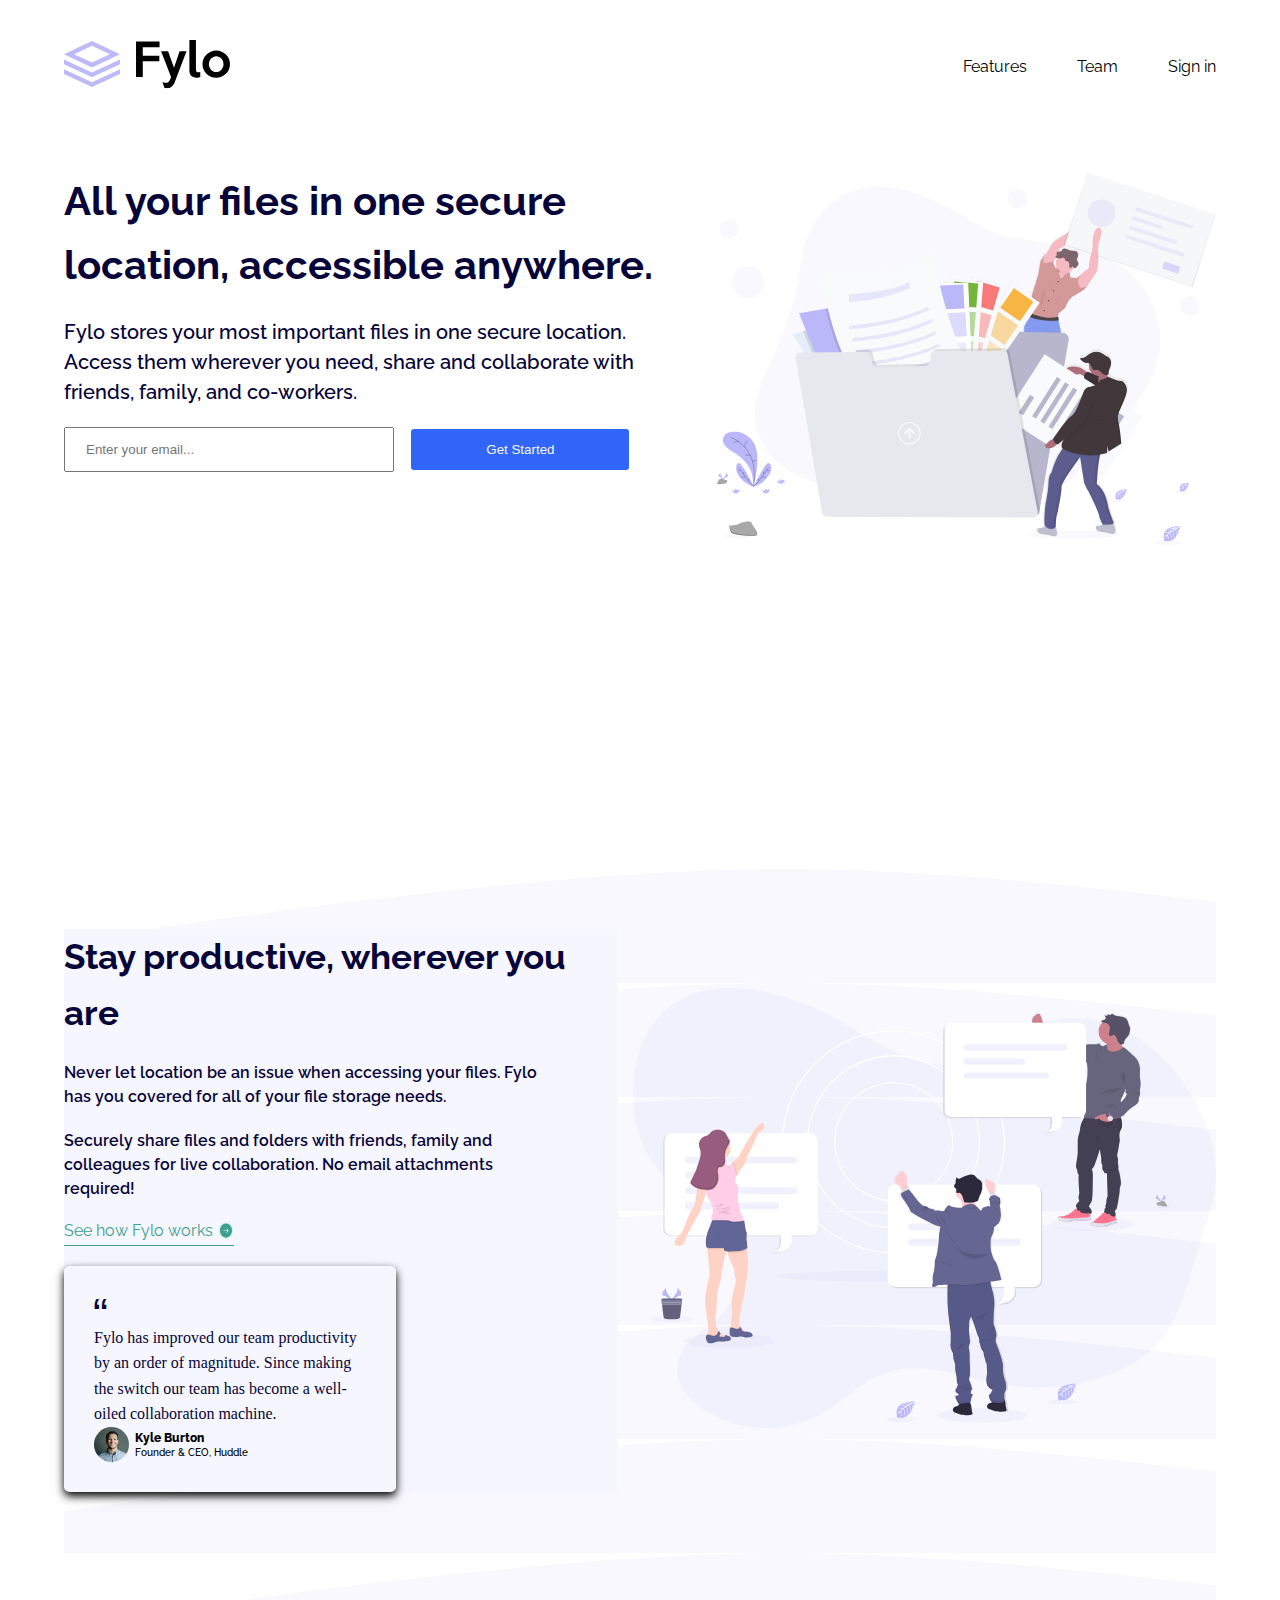
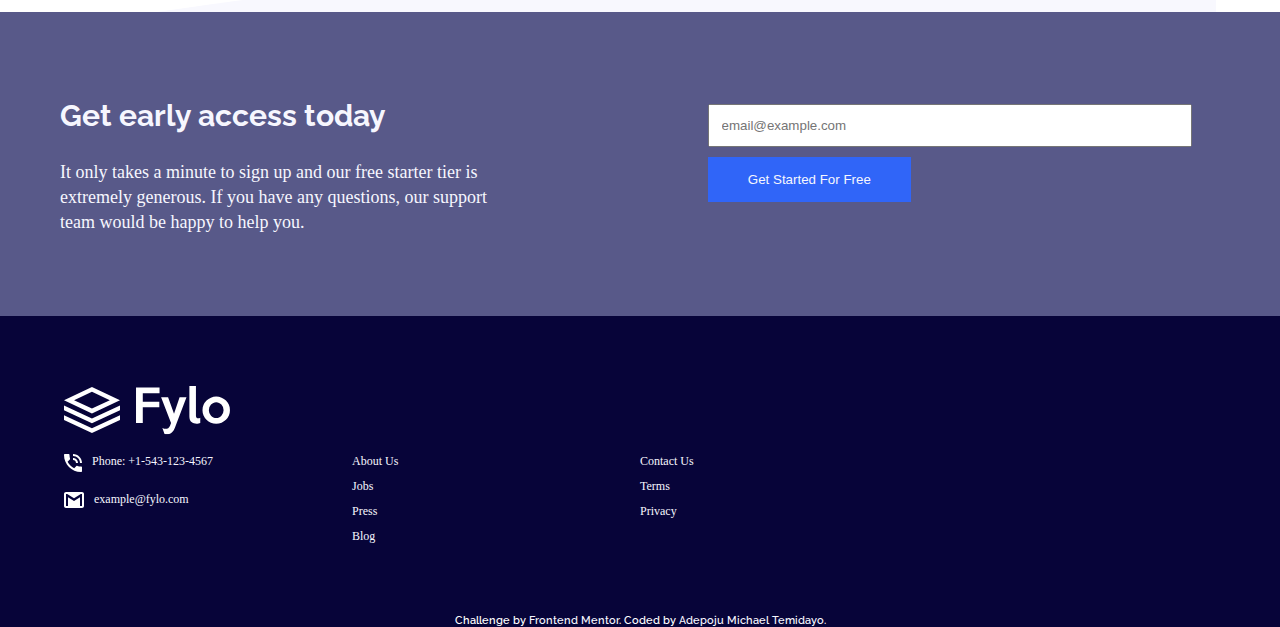
<file: index.html>
<!DOCTYPE html>
<html lang="en">
<head>
  <meta charset="UTF-8">
  <meta name="viewport" content="width=device-width, initial-scale=1.0"> <!-- displays site properly based on user's device -->

  <link rel="icon" type="image/png" sizes="32x32" href="./images/favicon-32x32.png">
  
  <title>Frontend Mentor | Fylo landing page with two column layout</title>

  <!-- Feel free to remove these styles or customise in your own stylesheet 👍 -->
  <style>
    .attribution { font-size: 11px; text-align: center; color: white;}
    .attribution a { color: hsl(240, 75%, 98%); }
  </style>
  <link rel="stylesheet" href="style.CSS">
  <link rel="preconnect" href="https://fonts.googleapis.com">
  <link rel="preconnect" href="https://fonts.gstatic.com" crossorigin>
  <link href="https://fonts.googleapis.com/css2?family=Raleway:ital,wght@0,100..900;1,100..900&display=swap" rel="stylesheet">
  <link href="https://fonts.googleapis.com/css2?family=Open+Sans:ital,wght@0,300..800;1,300..800&display=swap" rel="stylesheet">
</head>
<body>
<div class="main-container">
  <header>
    <div>
      <img src="images/logo.svg">
    </div>
    <nav>
      <a href="#">Features</a>
      <a href="#">Team</a>
      <a href="#">Sign in</a>
    </nav>
  </header>
  <main>
    <section class="section-1">
      <div>
          <h2>All your files in one secure location, accessible anywhere.</h2>
          <p class="section-1-paragraph">Fylo stores your most important files in one secure location. 
            Access them wherever you need, share and collaborate with friends, 
            family, and co-workers.</p>
          <form>
            <input class="section-1-input" type="email" placeholder="Enter your email...">
            <button class="section-1-button">Get Started</button>
          </form>
      </div>
      <div class="img-1">
        <img src="images/illustration-1.svg" class="img">
      </div>
    </section>


    <section class="section-2">
      <div class="section-2-div">
        <h2 class="section-2-h2">Stay productive, wherever you are</h2>
        <p class="section-2-paragraph top-paragraph">Never let location be an issue when accessing your files. Fylo has you 
          covered for all of your file storage needs.</p>
          <p class="section-2-paragraph bottom-paragraph">Securely share files and folders with friends, family and colleagues for 
            live collaboration. No email attachments required!</p>
            <a href="#" class="see-fylo">See how Fylo works<img src="images/icon-arrow.svg"></a>
            <aside>
              <img src="images/icon-quotes.svg">
              <p class="testimonial-paragraph">Fylo has improved our team productivity by an order of magnitude. Since 
                making the switch our team has become a well-oiled collaboration machine.</p>
                <div class="testimonial-author">
                  <img src="images/avatar-testimonial.jpg" class="testimonial-img">
                  <div class="author-name-role">
                    <p class="author-name"> Kyle Burton </p>
                    <p class="author-role">Founder & CEO, Huddle</p>
                  </div>
                </div>
            </aside>
      </div>
      <div>
        <img src="images/illustration-2.svg" class="img">
      </div>
    </section>


    
  </main>
</div>

<div class="sign-up">
  <section class="section-3">
    <div class="sign-up-div">
      <h2 class="section-3-h2">Get early access today</h2>
      <p class="section-3-paragraph">It only takes a minute to sign up and our free starter tier is extremely generous. 
        If you have any questions, our support team would be happy to help you.</p>
    </div>

    <div>
      <form class="section-3-form">
        <input type="email" placeholder="email@example.com" class="section-3-input"><br>
        <button class="section-3-button">Get Started For Free</button>
      </form>
    </div>
  </section>
</div>
  <footer>
    <div class="main-footer">
       <img src="logo-footer.svg">
       <div class="footer-down">
          <div class="main-footer-div-1">
            <div class="Phone">
             <img src="images/icon-phone.svg">
             <span>Phone: +1-543-123-4567</span>
            </div>
            <div class="Phone">
              <img src="images/icon-email.svg">
              <span>example@fylo.com</span>
            </div>
          </div>
          <div class="main-footer-div-1">
            <a href="#">About Us</a>
            <a href="#">Jobs</a>
            <a href="#">Press</a>
            <a href="#">Blog</a>
          </div>
          <div class="main-footer-div-1">
            <a href="#">Contact Us</a>
            <a href="#">Terms</a>
            <a href="#">Privacy</a>
          </div>
          <divclass="main-footer-div-1">

          </div>
       </div>
    </div>
    <p class="attribution">
      Challenge by <a href="https://www.frontendmentor.io?ref=challenge" target="_blank">Frontend Mentor</a>. 
      Coded by <a href="#">Adepoju Michael Temidayo</a>.
    </p>
  </footer>
</body>
</html>
</file>
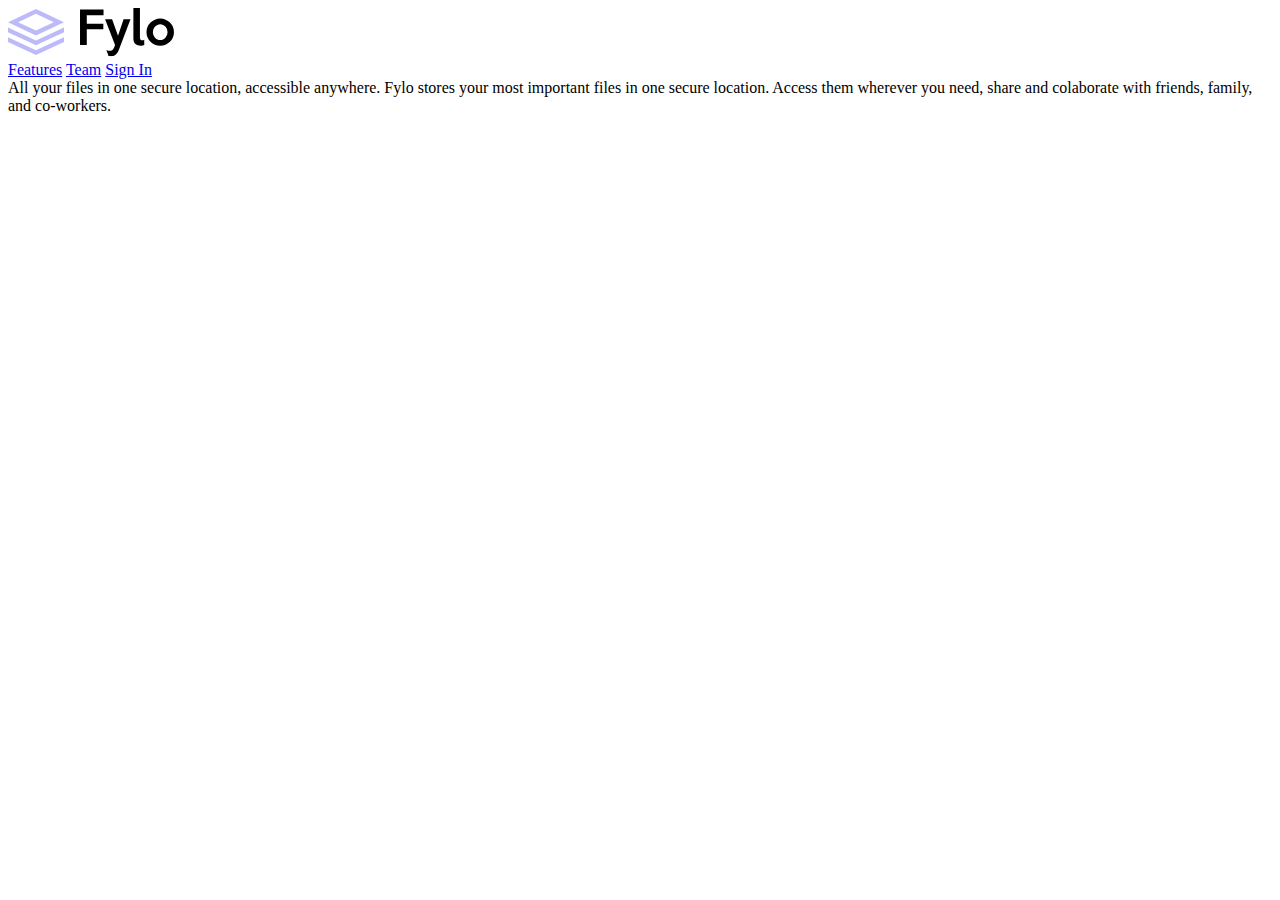
<file: Project.html>
<!DOCTYPE html>
<html lang="en">
<head>
    <meta charset="UTF-8" />
    <meta name="viewport" content="width=device-width, initial-scale=1.0"> 

    <link rel="icon" type="image/png" sizes="32x32" href="./images/favicon-32x32.png">

    <title>Frontend Mentor | Fylo landing page with two column layout</title>


    <style>
.attribution { font-size: 11px; text-align: center; }
.attribution a { color: hsl(228, 45%, 44%);}
    </style>
    <link rel="stylesheet"
</head>
<body>
<div class="main container">
    <header>
        <div>
            <img src="/images/logo.svg">
        </div>
        <nav>
            <a href="#">Features</a>
            <a href="#">Team</a>
            <a href="#">Sign In</a>
        </nav>
    </header>
</div>




All your files in one secure location, accessible anywhere.

Fylo stores your most important files in one secure location.
Access them wherever you need, share and colaborate with friends,
family, and co-workers.
    
</body>
</html>
</file>
<file: style.CSS>
* {
    margin: 0;
    padding: 0;
    box-sizing: border-box;
}

.main-container {
    width: 90%;
    margin: auto;
}
body {
    font-family: "Raleway";
}

header {
    display: flex;
    justify-content: space-between;
    align-items: center;
    margin-top: 40px;
}
nav {
    display: flex;
    gap: 50px;
}
a {
    text-decoration: none;
    color: black;
}
section {
    display: flex;
    gap: 15px;
    align-items: center;
}
.section-1 {
    margin-bottom: 20rem;
}
.img-1 {
    margin-top: 80px;
}
h2{
    font-size: 40px;
    font-weight: 700;
    color: hsl(243, 87%, 12%);
    line-height: 1.6;
    margin-bottom: 20px;
}
p {
    font-weight: 550;

}
.section-1-paragraph {
    width: 98%;
    color: hsl(243, 87%, 12%);
    line-height: 1.5;
    margin-bottom: 20px;
    font-size: 20px;
}
.section-1-input {
    padding: 13px 20px ;
    width: 52%;
}
.section-1-button {
padding: 13px 75px;
margin-left: 13px;
background-color:hsl(224, 93%, 58%) ;
border: none;
border-radius: 3px;
color:  hsl(240, 75%, 98%);
}
.img{
    width: 100%;
}

.section-2 {
background-image: url(images/bg-curve-desktop.svg);
background-color: hsl(250, 75% 98.43%);
padding-top: 60px;
padding-bottom: 120px;
}

.section-2-div {
background-color: hsl(240, 75%, 98%);
}

.section-2-h2 {
    font-size: 35px;
    font-weight: 700;
    color: hsl(243, 87%, 12%);
    line-height: 1.6;
    margin-bottom: 20px;
}

.section-2-paragraph{
    width: 90%;
    color: hsl(243, 87%, 12%);
    line-height: 1.5;
    margin-bottom: 20px;
    font-size: 16px;
    font-weight: 600;  
}
.top-paragraph{
    margin-bottom: 20px;
}
.bottom-paragraph{
    margin-top: 10px;
}

aside{
    box-shadow: 0 4px 8px 0 rgba(0, 0, 0.2), 0 6px 20px 0 rgba(179, 169, 169, 0.19);
    width: 60%;
    margin-top: 20px;
    padding: 30px;
    border-radius: 2%;
}
.see-fylo {
    font-size: medium;
    border-bottom: 1px solid hsl(170, 45%, 43%);
    color: hsl(170, 45%, 43%);
    display: flex;
    margin-right: 5px;
    gap: 5px;
    width: fit-content;
    padding-bottom: 5px;
}

.testimonial-paragraph {
    font-size: 16px;
    margin-top: 10px;
    font-family: "open-sans";
    font-weight: 400;
    line-height: 1.6;
    color: hsl(243, 87%, 12%);
}

.testimonial-author{
    display: flex;
}

.testimonial-img {
    border-radius: 50%;
    width: 35px;
}

.author-name {
    font-size: 12px;
    font-weight: 800;
}

.author-role {
    font-size: 10px;
    margin-top: 2px;
}

.author-name-role {
    margin-top: 4px;
    margin-left: 6px;
}

.section-3 {
    display: grid;
    grid-template-columns: 1fr 1fr;
    background-color: hsl(238, 22%, 44%);
    padding: 80px 60px;
    /*gap: 30%;*/
}

.sign-up-div {
    color: hsl(240, 75%, 98%);
}

.section-3-h2 {
    color: hsl(240, 75%, 98%);
    font-size: 30px;
    margin-bottom: 20px;
}

.section-3-paragraph {
    font-size: 18px;
    width: 80%;
    line-height: 1.4;
    font-family: "open-sans";
    font-weight: 500;
}

.section-3-form {
    margin: -60px 60px;
}

.section-3-button {
    padding: 15px 10px;
    background-color: hsl(224, 93%, 58%);
    border: none;
    color: hsl(240, 75%, 98%);
    width: 45%;
}

.section-3-input {
    padding: 12px;
    width: 107%;
    margin-bottom: 10px;
}

footer {
    background-color: hsl(243, 87%, 12%);
}

.main-footer {
    width: 90%;
    margin: auto;
    padding: 70px 0;
}

.main-footer-div-1 {
    color: hsl(240, 75%, 98%);
    font-size: 12px;
    display: flex;
    flex-direction: column;
    gap: 10px;
}

.footer-down {
    margin-top: 15px;
    display: grid;
    grid-template-columns: 1fr 1fr 1fr 1fr;
}

.footer-down a {
    color:hsl(240, 75%, 98%) ;
    font-family: "Open-Sans";
}


.Phone {
    margin-bottom: 10px;
    display: flex;
    gap: 10px;
    font-family: "Open-Sans";
}
</file>
